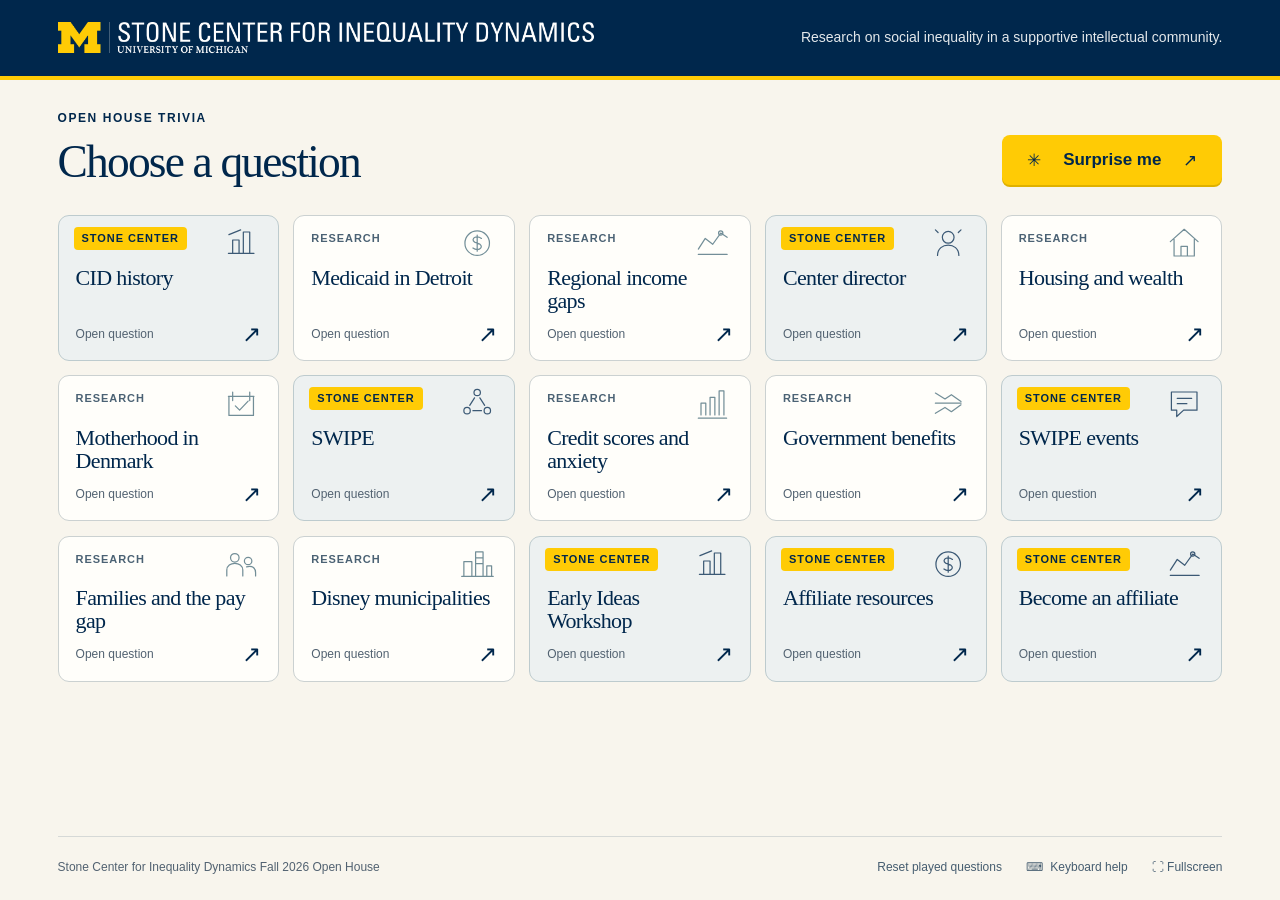
<file: index.html>
<!doctype html>
<html lang="en">
<head>
  <meta charset="utf-8">
  <meta name="viewport" content="width=device-width, initial-scale=1">
  <meta name="theme-color" content="#00274C">
  <title>Open house trivia · Stone Center</title>
  <link rel="stylesheet" href="styles.css?v=20261013b">
  <script src="questions.js?v=20261013b" defer></script>
  <script src="app.js?v=20261013b" defer></script>
</head>
<body>
  <header class="masthead">
    <img class="brand-logo" src="assets/stone-center-logo.png" width="1840" height="108" alt="Stone Center for Inequality Dynamics, University of Michigan">
    <div class="event-label">Research on social inequality in a supportive intellectual community.</div>
  </header>

  <main id="board" tabindex="-1" aria-labelledby="board-title">
    <section class="board-intro">
      <div>
        <p class="eyebrow">Open house trivia</p>
        <h1 id="board-title">Choose a question</h1>
      </div>
      <div class="board-action">
        <button id="surprise" class="button primary"><span aria-hidden="true">✳</span> Surprise me <span aria-hidden="true">↗</span></button>
      </div>
    </section>
    <div class="tile-grid" id="tiles" aria-label="Choose a question"></div>
  </main>

  <main id="question-screen" class="question-screen" tabindex="-1" aria-labelledby="question-title" hidden>
    <div class="question-meta"><span id="question-category" class="eyebrow"></span><span class="question-topic" id="question-topic"></span></div>
    <div class="question-layout">
      <section class="question-story">
        <h1 id="question-title"></h1>
        <div id="vote-prompt" class="vote-prompt">
          <div class="finger-count" aria-hidden="true"><span>1</span><span>2</span><span>3</span><span>4</span></div>
          <p>Vote with 1, 2, 3, or 4 fingers, or tell the host.</p>
        </div>
        <section id="answer" class="answer" aria-labelledby="answer-title" hidden>
          <p class="eyebrow">Answer</p>
          <h2 id="answer-title" tabindex="-1"></h2>
          <p id="explanation" class="explanation"></p>
          <div class="source-details"><p id="researchers"></p><p><span id="source-label"></span> <a id="source-link" target="_blank" rel="noopener noreferrer">Source <span aria-hidden="true">↗</span></a></p></div>
        </section>
      </section>
      <ol id="options" class="options" role="list" aria-label="Answer options"></ol>
    </div>
    <div class="question-actions">
      <button id="back" class="button secondary"><span aria-hidden="true">←</span> Back to board</button>
      <button id="reveal" class="button primary">Reveal answer <span aria-hidden="true">↗</span></button>
      <button id="next" class="button primary" hidden>Next random question <span aria-hidden="true">→</span></button>
    </div>
  </main>

  <footer class="utility-bar">
    <span class="footer-message">Stone Center for Inequality Dynamics Fall 2026 Open House</span>
    <div class="utility-controls">
      <span id="storage-notice" hidden>Played status lasts for this session.</span>
      <button id="reset" class="utility-button">Reset played questions</button>
      <button id="help" class="utility-button"><span class="key-icon" aria-hidden="true">⌨</span> Keyboard help</button>
      <button id="fullscreen" class="utility-button" aria-pressed="false" hidden><span aria-hidden="true">⛶</span> <span id="fullscreen-label">Fullscreen</span></button>
    </div>
  </footer>

  <dialog id="help-dialog" aria-labelledby="help-title">
    <div class="dialog-heading"><h2 id="help-title">Keyboard shortcuts</h2><button id="close-help" class="close-button" aria-label="Close keyboard help">×</button></div>
    <dl class="shortcuts"><div><dt><kbd>Space</kbd> / <kbd>Enter</kbd></dt><dd>Reveal the answer when the question screen has focus</dd></div><div><dt><kbd>Esc</kbd></dt><dd>Back to the board</dd></div><div><dt><kbd>N</kbd></dt><dd>Open a random unplayed question</dd></div><div><dt><kbd>Tab</kbd></dt><dd>Move between controls; Enter or Space activates buttons</dd></div></dl>
    <button id="done-help" class="button primary">Close</button>
  </dialog>
  <div id="status" class="visually-hidden" role="status" aria-live="polite"></div>
</body>
</html>
</file>
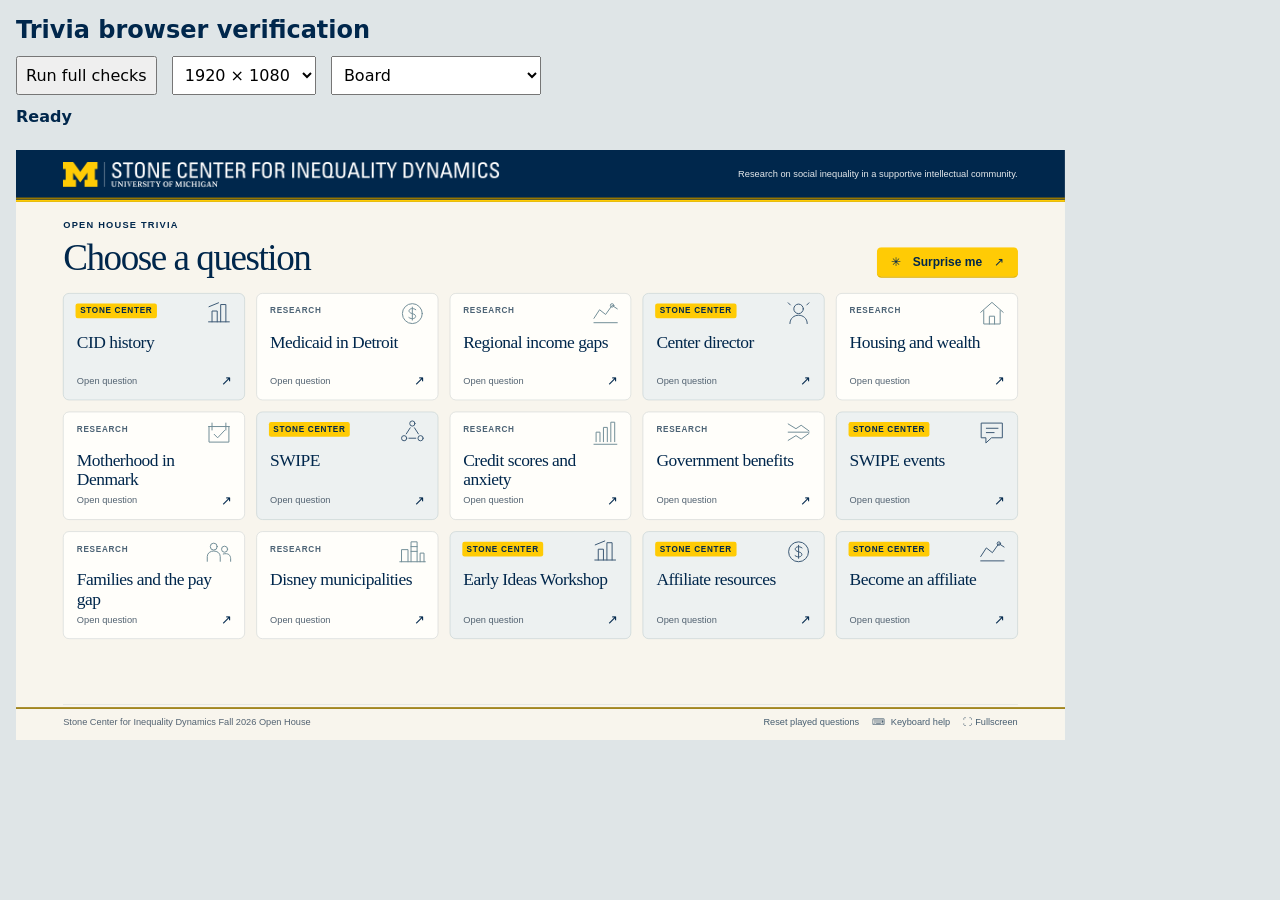
<file: tests/browser-check.html>
<!doctype html>
<meta charset="utf-8">
<title>Trivia browser verification</title>
<style>
body{margin:16px;background:#dfe5e7;font:16px system-ui;color:#00274c}button,select{font:inherit;padding:8px;margin-right:10px}#result{white-space:pre-wrap;font:14px monospace;max-height:170px;overflow:auto;margin:12px 0}iframe{border:0;display:block;background:#f8f5ed;transform-origin:top left}#stage{overflow:hidden}#summary{font-weight:700;margin:12px 0}
</style>
<h1 style="font-size:24px;margin:0 0 12px">Trivia browser verification</h1>
<button id="run">Run full checks</button>
<select id="size" aria-label="Viewport"><option value="1920,1080">1920 × 1080</option><option value="1366,768">1366 × 768</option><option value="375,812">375 × 812</option><option value="320,740">320 × 740</option></select>
<select id="view" aria-label="Screen"><option value="board">Board</option><option value="q7">SWIPE question</option><option value="q8">Credit-score question</option><option value="a8">Credit-score reveal</option><option value="a11">Families reveal</option><option value="a12">Disney reveal</option></select>
<div id="summary">Ready</div><div id="result"></div>
<div id="stage"><iframe id="game" title="Trivia preview" src="../index.html"></iframe></div>
<script>
const frame=document.getElementById('game'), summary=document.getElementById('summary'), result=document.getElementById('result');
let assertions=0, failures=[],running=false;
const wait=()=>new Promise(resolve=>requestAnimationFrame(()=>requestAnimationFrame(resolve)));
const doc=()=>frame.contentDocument, win=()=>frame.contentWindow, el=id=>doc().getElementById(id), click=id=>el(id).click();
function check(test,label){assertions++;if(!test){failures.push(label);result.textContent+='FAIL '+label+'\n';}}
function resize(width,height){frame.style.width=width+'px';frame.style.height=height+'px';const scale=Math.min(1,(innerWidth-40)/width,(innerHeight-310)/height);frame.style.transform=`scale(${scale})`;document.getElementById('stage').style.height=height*scale+'px';}
function open(id){doc().querySelector(`[data-id="${id}"]`).click();}
function key(key,target=doc().activeElement){const EventCtor=win().KeyboardEvent;target.dispatchEvent(new EventCtor('keydown',{key,bubbles:true,cancelable:true}));}
function played(){return [...doc().querySelectorAll('.tile.played')].map(t=>+t.dataset.id);}
async function reload(){await new Promise(resolve=>{frame.addEventListener('load',resolve,{once:true});win().location.reload();});await wait();}
function show(){const [w,h]=document.getElementById('size').value.split(',').map(Number);resize(w,h);click('back');const v=document.getElementById('view').value;if(v!=='board'){open(+v.slice(1));if(v[0]==='a')click('reveal');}}
document.getElementById('size').onchange=show;document.getElementById('view').onchange=show;
document.getElementById('run').onclick=async()=>{
 if(running)return;running=true;assertions=0;failures=[];result.textContent='';summary.textContent='Checking…';
 try {
 resize(1366,768);click('reset');
 const qs=win().CID_QUESTIONS;
 check(qs.length===15,'15 questions');check(doc().querySelectorAll('.center-tile').length===7,'seven Stone Center badges');
 check(qs.map(q=>'ABCD'[q.correct]).join(',')==='C,A,C,B,D,D,B,B,C,B,B,A,B,D,C','all correct mappings');
 for(const q of qs){
  open(q.id);check(el('answer').hidden,'answer hidden on open '+q.id);check(!el('answer').textContent.includes(q.explanation),'old explanation cleared '+q.id);check(doc().activeElement===el('question-screen'),'screen focus '+q.id);check(el('question-title').textContent===q.question,'question wording '+q.id);check([...doc().querySelectorAll('.option-text')].every((e,i)=>e.textContent===q.options[i]),'options '+q.id);check(!played().includes(q.id),'open does not mark played '+q.id);
  click('reveal');check(!el('answer').hidden,'reveal visible '+q.id);check(el('explanation').textContent===q.explanation,'explanation '+q.id);check(el('source-label').textContent===q.source,'source '+q.id);check(el('source-link').href===q.url,'source URL '+q.id);check(el('researchers').textContent===q.researchers,'researchers '+q.id);check(doc().querySelector('.option.correct .option-text').textContent===q.options[q.correct],'correct option '+q.id);check(el('answer-title').textContent===`Correct answer: ${'ABCD'[q.correct]}. ${q.options[q.correct]}`,'answer label '+q.id);check(played().includes(q.id),'reveal marks played '+q.id);
  click('back');check(doc().activeElement.dataset.id===String(q.id),'return focus '+q.id);open(q.id);check(el('answer').hidden&&doc().querySelectorAll('.correct').length===0,'replay hides answer '+q.id);click('back');
 }
 await reload();check(played().length===qs.length,'played status persists after refresh');
 win().localStorage.setItem('trivia-qa-unrelated','keep');click('reset');check(played().length===0&&!el('board').hidden,'reset returns clean board');check(win().localStorage.getItem('trivia-qa-unrelated')==='keep','reset preserves unrelated storage');win().localStorage.removeItem('trivia-qa-unrelated');await reload();check(played().length===0,'reset persists');
 for(const random of [0,.5,.999999]){
  click('reset');const original=win().Math.random;win().Math.random=()=>random;const seen=new Set();
  for(let i=0;i<qs.length;i++){click('surprise');const title=el('question-title').textContent;check(!seen.has(title),'random does not repeat '+random+' '+i);seen.add(title);click('reveal');click('back');}
  click('surprise');check(!el('question-screen').hidden,'random works after all played '+random);win().Math.random=original;
 }
 click('reset');open(1);key(' ');check(!el('answer').hidden,'Space reveals focused question');key('Escape');check(!el('board').hidden,'Escape returns board');open(2);key('Enter');check(!el('answer').hidden,'Enter reveals focused question');key('n');check(el('answer').hidden&&el('question-title').textContent!==qs[1].question,'N opens unplayed question');
 click('back');open(3);el('back').focus();key('Enter');check(el('answer').hidden,'Enter on button does not reveal');click('help');const oldTitle=el('question-title').textContent;key('n');check(el('help-dialog').open&&el('question-title').textContent===oldTitle,'dialog isolates shortcuts');click('done-help');await wait();check(doc().activeElement===el('help'),'help restores focus');
 for(const [width,height] of [[1920,1080],[1366,768],[375,812],[320,740]]){
  resize(width,height);click('reset');await wait();
  check(doc().documentElement.scrollWidth<=width,'board no horizontal overflow '+width);
  if(width>1000)check(doc().documentElement.scrollHeight<=height,'board fits projector '+width+' (actual '+doc().documentElement.scrollHeight+')');
  for(const q of qs){open(q.id);for(const reveal of [false,true]){if(reveal)click('reveal');await wait();check(doc().documentElement.scrollWidth<=width,'no horizontal overflow '+width+' q'+q.id+' reveal '+reveal);if(width>1000)check(doc().documentElement.scrollHeight<=height,'fits projector '+width+' q'+q.id+' reveal '+reveal+' (actual '+doc().documentElement.scrollHeight+')');}click('back');}
 }
 click('reset');resize(1920,1080);document.getElementById('size').value='1920,1080';document.getElementById('view').value='board';await wait();
 const resources=win().performance.getEntriesByType('resource');check(resources.every(r=>new URL(r.name).origin===win().location.origin),'no external resources requested');
 summary.textContent=`${assertions} checks · ${failures.length} failures`;if(!failures.length)result.textContent='PASS: content, hidden/replayed answers, keyboard, focus, persistence, reset, random exhaustion, projector and mobile geometry, local-only resources.';
 }catch(e){summary.textContent='Test error';result.textContent+=String(e)+'\n'+e.stack;}finally{running=false;}
};
frame.addEventListener('load',()=>{if(!running){const params=new URLSearchParams(location.search);if(params.has('size'))document.getElementById('size').value=params.get('size');if(params.has('view'))document.getElementById('view').value=params.get('view');show();}});
</script>
</file>
<file: styles.css>
:root {
  --navy: #00274c;
  --maize: #ffcb05;
  --paper: #f8f5ed;
  --ink: #00274c;
  --muted: #526271;
  --line: #d6d9d7;
  --green: #28594c;
  font-family: -apple-system, BlinkMacSystemFont, "Segoe UI", Arial, sans-serif;
  color: var(--ink);
  background: var(--paper);
  font-synthesis: none;
}
* { box-sizing: border-box; }
[hidden] { display: none !important; }
body { margin: 0; min-height: 100vh; display: flex; flex-direction: column; }
button, a { -webkit-tap-highlight-color: transparent; }
button { font: inherit; cursor: pointer; color: inherit; }
button:focus-visible, a:focus-visible, [tabindex]:focus-visible { outline: 3px solid #957500; outline-offset: 5px; }
main:focus, #answer-title:focus { outline: none; }
button { touch-action: manipulation; }
.masthead { background: var(--navy); color: var(--paper); padding: 22px 4.5vw; display: flex; align-items: center; justify-content: space-between; gap: 28px; border-bottom: 4px solid var(--maize); }
.brand-logo { display: block; width: clamp(420px, 42vw, 800px); height: auto; flex-shrink: 0; }
.event-label { max-width: 32em; font-size: clamp(14px, .9vw, 17px); line-height: 1.35; color: #e3e8eb; text-align: right; }
main { width: 100%; max-width: 1920px; margin: 0 auto; flex: 1; padding: 30px 4.5vw 20px; }
.board-intro { display: flex; align-items: flex-end; justify-content: space-between; gap: 25px; margin-bottom: 28px; }
.eyebrow { font-size: clamp(12px, .9vw, 17px); font-weight: 700; letter-spacing: .13em; text-transform: uppercase; margin: 0 0 12px; line-height: 1.4; }
h1 { font-family: Georgia, "Times New Roman", serif; font-weight: 400; letter-spacing: -.04em; line-height: 1.08; margin: 0; }
#board-title { font-size: clamp(40px, 3.55vw, 68px); }
.board-action { text-align: right; padding-bottom: 2px; flex-shrink: 0; }
.button { min-height: 50px; display: inline-flex; justify-content: center; align-items: center; gap: 22px; border-radius: 8px; padding: 13px 24px; font-size: clamp(17px, 1.15vw, 22px); font-weight: 650; border: 1px solid transparent; transition: background .16s ease, transform .16s ease; }
.primary { background: var(--maize); color: var(--navy); box-shadow: 0 2px 0 #dfb100; }
.primary:hover { background: #ffda4c; }
.secondary { border-color: #bcc5c8; background: transparent; }
.secondary:hover { background: #eeeae0; }
.tile-grid { display: grid; grid-template-columns: repeat(5, minmax(0, 1fr)); gap: clamp(12px, 1.1vw, 21px); }
.tile { position: relative; min-height: clamp(138px, 10.2vw, 196px); display: flex; flex-direction: column; align-items: flex-start; text-align: left; border: 1px solid #cbd1d1; border-radius: 11px; padding: clamp(17px, 1.25vw, 24px); background: #fffefa; transition: border-color .18s, transform .18s, box-shadow .18s; overflow: hidden; }
.tile:hover { transform: translateY(-3px); border-color: #607b8c; box-shadow: 0 6px 14px #00274c0b; }
.center-tile { background: #edf1f1; border-color: #bdcbce; }
.tile-badge { display: inline-block; font-size: clamp(11px, .78vw, 15px); font-weight: 700; letter-spacing: .085em; text-transform: uppercase; line-height: 1; color: #4b6274; margin-bottom: clamp(17px, 1.65vw, 32px); }
.center-tile .tile-badge { background: var(--maize); color: var(--navy); padding: 6px 8px; margin-top: -6px; margin-left: -2px; margin-bottom: calc(clamp(17px, 1.65vw, 32px) - 6px); border-radius: 4px; }
.tile-art { position: absolute; right: 18px; top: 8px; width: clamp(38px, 3vw, 57px); height: clamp(38px, 3vw, 57px); color: #446977; opacity: .75; }
.center-tile .tile-art { color: #00274c; }
.tile-art svg { width: 100%; height: 100%; }
.tile-title { font-family: Georgia, "Times New Roman", serif; font-size: clamp(22px, 1.7vw, 32px); line-height: 1.08; letter-spacing: -.03em; margin-bottom: 12px; padding-right: 5px; }
.tile-bottom { margin-top: auto; width: 100%; display: flex; justify-content: space-between; align-items: center; gap: 8px; font-size: clamp(12px, .9vw, 17px); }
.tile-bottom > span:last-child { font-size: 23px; line-height: .8; }
.tile-state { color: var(--muted); }
.played .tile-state { color: var(--green); font-weight: 650; }
.utility-bar { display: flex; justify-content: space-between; align-items: center; gap: 16px; margin: 0 4.5vw; padding: 15px 0 18px; border-top: 1px solid var(--line); font-size: clamp(12px, .88vw, 17px); color: var(--muted); }
.utility-controls { display: flex; align-items: center; gap: 24px; }
.utility-button { padding: 5px 0; min-height: 30px; border: 0; background: transparent; font-size: inherit; color: #465d70; }
.utility-button:hover { color: var(--navy); text-decoration: underline; text-underline-offset: 4px; }
.key-icon { margin-right: 4px; }
#storage-notice { max-width: 170px; font-size: 12px; }
.question-screen { display: flex; flex-direction: column; padding-top: 28px; }
.question-meta { display: flex; align-items: center; gap: 18px; margin-bottom: 24px; }
.question-meta .eyebrow { margin: 0; }
.question-topic { border-left: 1px solid #b9c6cc; padding-left: 18px; font-size: clamp(16px, 1.1vw, 21px); }
.question-layout { display: grid; grid-template-columns: 1.06fr 1fr; align-items: start; gap: 5vw; flex: 1; }
#question-title { font-size: clamp(30px, 2.75vw, 53px); line-height: 1.15; letter-spacing: -.032em; }
.long-question #question-title { font-size: clamp(28px, 2.42vw, 46px); }
.question-story { min-width: 0; }
.options { list-style: none; padding: 0; margin: 0; display: grid; gap: clamp(12px, 1vw, 19px); }
.option { position: relative; display: flex; align-items: center; gap: 18px; border: 1px solid #c9d1d2; border-radius: 10px; background: #fffefa; padding: clamp(17px, 1.5vw, 29px); min-height: clamp(78px, 6.5vw, 125px); }
.option-letter { width: clamp(38px, 3.2vw, 61px); height: clamp(38px, 3.2vw, 61px); border-radius: 50%; background: #edf0f0; display: flex; align-items: center; justify-content: center; flex-shrink: 0; font-size: clamp(19px, 1.45vw, 28px); font-weight: 700; }
.option-text { font-size: clamp(21px, 1.6vw, 31px); line-height: 1.3; }
.option.correct { border: 2px solid var(--green); padding: calc(clamp(17px, 1.5vw, 29px) - 1px); background: #e8f0e9; }
.option.correct .option-letter { background: var(--green); color: white; }
.option.correct .option-text { padding-right: 16px; }
.correct-label { position: absolute; bottom: -9px; right: 14px; background: var(--green); color: white; padding: 3px 9px; border-radius: 4px; font-size: clamp(11px, .85vw, 16px); font-weight: 700; }
.vote-prompt { margin-top: 38px; border-top: 1px solid var(--line); padding-top: 24px; }
.finger-count { display: flex; gap: 8px; }
.finger-count span { display: flex; justify-content: center; align-items: center; width: 33px; height: 33px; border: 1px solid #b9c3c6; border-radius: 50%; font-size: 16px; font-weight: 600; }
.vote-prompt p { font-size: clamp(19px, 1.4vw, 27px); line-height: 1.4; margin: 16px 0 10px; max-width: 26em; }
.answer { margin-top: 25px; border-top: 3px solid var(--maize); padding-top: 18px; }
.answer .eyebrow { color: var(--green); font-size: clamp(11px, .8vw, 15px); margin-bottom: 9px; }
#answer-title { font-size: clamp(20px, 1.5vw, 29px); line-height: 1.28; margin: 0; font-weight: 700; letter-spacing: -.02em; }
.explanation { font-size: clamp(18px, 1.27vw, 24px); line-height: 1.44; margin: 12px 0; }
.source-details { font-size: clamp(12px, .85vw, 16px); line-height: 1.42; color: #485d6b; }
.source-details p { margin: 4px 0; }
#researchers { font-weight: 650; color: var(--navy); }
.source-details a { color: var(--navy); font-weight: 600; text-underline-offset: 3px; white-space: nowrap; margin-left: 6px; }
.question-actions { display: flex; justify-content: space-between; gap: 16px; margin-top: 27px; margin-bottom: 6px; padding-top: 18px; border-top: 1px solid var(--line); }
dialog { border: 1px solid #bec8cc; border-radius: 14px; background: var(--paper); padding: 28px; color: var(--navy); width: min(570px, calc(100vw - 32px)); box-shadow: 0 20px 80px #00192c30; }
dialog::backdrop { background: #001b34a6; }
.dialog-heading { display: flex; align-items: center; justify-content: space-between; gap: 20px; }
.dialog-heading h2 { font-family: Georgia, serif; font-weight: 400; font-size: 30px; margin: 0; }
.close-button { border: 0; background: transparent; font-size: 32px; padding: 0 8px; }
.shortcuts { margin: 25px 0; }
.shortcuts > div { display: grid; grid-template-columns: 155px 1fr; gap: 18px; padding: 13px 0; border-bottom: 1px solid var(--line); }
.shortcuts dd { margin: 0; line-height: 1.4; }
kbd { font-family: inherit; font-size: 14px; display: inline-block; padding: 4px 6px; border: 1px solid #bdc5c7; border-radius: 4px; background: #fffefa; box-shadow: 0 2px 0 #d4d8d7; }
dialog > .button { width: 100%; margin-top: 8px; }
.visually-hidden { position: absolute; width: 1px; height: 1px; padding: 0; margin: -1px; overflow: hidden; clip: rect(0,0,0,0); white-space: nowrap; border: 0; }
.fullscreen-notice { position: fixed; right: 4.5vw; bottom: 64px; max-width: calc(100vw - 32px); background: var(--navy); color: white; border: 1px solid #597286; border-radius: 8px; padding: 12px 18px; font-size: 15px; box-shadow: 0 3px 18px #00274c25; }
@media (min-width: 1100px) and (max-height: 820px) {
  .masthead { padding-top: 16px; padding-bottom: 16px; }
  main { padding-top: 20px; padding-bottom: 12px; }
  .board-intro { margin-bottom: 18px; }
  .tile { min-height: 130px; padding-top: 16px; padding-bottom: 14px; }
  .tile-badge { margin-bottom: 18px; }
  .center-tile .tile-badge { margin-bottom: 12px; }
  .tile-title { margin-bottom: 10px; font-size: 24px; }
  .tile-art { width: 36px; height: 36px; }
  .question-meta { margin-bottom: 20px; }
  #question-title { font-size: 34px; }
  .long-question #question-title { font-size: 31px; }
  .option { padding: 18px; min-height: 82px; }
  .option.correct { padding: 17px; }
  .option-text { font-size: 23px; }
  .answer { margin-top: 20px; padding-top: 14px; }
  #answer-title { font-size: 21px; }
  .explanation { font-size: 19px; margin-top: 10px; margin-bottom: 10px; }
  .question-actions { margin-top: 18px; padding-top: 14px; }
  .utility-bar { padding-top: 10px; padding-bottom: 13px; }
}
@media (max-width: 1099px) {
  .masthead { padding: 20px 5vw; }
  .masthead { flex-direction: column; align-items: flex-start; gap: 14px; }
  .brand-logo { width: min(100%, 750px); }
  .event-label { max-width: 40em; text-align: left; }
  main { padding: 30px 5vw 24px; }
  .board-intro { align-items: flex-start; flex-direction: column; gap: 22px; }
  .board-action { display: flex; align-items: center; gap: 20px; text-align: left; width: 100%; }
  .tile-grid { grid-template-columns: repeat(3, minmax(0, 1fr)); gap: 15px; }
  .tile { min-height: 170px; padding: 20px; }
  .tile-title { font-size: 26px; }
  .tile-badge { margin-bottom: 33px; }
  .center-tile .tile-badge { margin-bottom: 27px; }
  .question-layout { gap: 30px; }
  #question-title, .long-question #question-title { font-size: 32px; }
  .option-text { font-size: 21px; }
  .explanation { font-size: 18px; }
  .utility-bar { margin: 0 5vw; }
  .utility-controls { gap: 18px; flex-wrap: wrap; justify-content: flex-end; }
  .utility-bar { flex-direction: column; align-items: flex-start; }
  .footer-message { display: block; line-height: 1.4; }
}
@media (max-width: 700px) {
  #board-title { font-size: clamp(40px, 7.5vw, 51px); max-width: 12em; }
  .board-action { flex-direction: column; align-items: flex-start; gap: 12px; }
  .board-action .button { width: 100%; justify-content: space-between; }
  .tile-grid { grid-template-columns: repeat(2, minmax(0, 1fr)); gap: 12px; }
  .tile { min-height: 180px; padding: 17px; }
  .tile-title { font-size: 24px; }
  .tile-art { width: 40px; height: 40px; right: 8px; top: 29px; opacity: .6; }
  .tile-badge { margin-bottom: 44px; }
  .center-tile .tile-badge { margin-bottom: 38px; }
  .utility-bar { padding-bottom: 20px; }
  .utility-controls { justify-content: flex-start; gap: 14px 20px; width: 100%; }
  .utility-button { font-size: 13px; }
  .question-meta { flex-wrap: wrap; gap: 8px; margin-bottom: 22px; }
  .question-topic { border: 0; padding-left: 0; width: 100%; font-size: 17px; }
  .question-layout { display: flex; flex-direction: column; gap: 24px; }
  .question-story { display: contents; }
  #question-title, .long-question #question-title { font-size: 30px; order: 0; }
  .options { width: 100%; order: 1; gap: 12px; }
  .option { padding: 17px; min-height: 80px; gap: 14px; }
  .option.correct { padding: 16px; }
  .option-text { font-size: 21px; }
  .vote-prompt { order: 2; margin-top: 0; padding-top: 20px; width: 100%; }
  .answer { order: 2; margin-top: 0; width: 100%; }
  #answer-title { font-size: 22px; }
  .explanation { font-size: 19px; }
  .source-details { font-size: 14px; }
  .question-actions { flex-wrap: wrap; gap: 12px; margin-top: 24px; }
  .question-actions .button { width: 100%; }
  .question-actions .primary { order: -1; }
  .shortcuts > div { grid-template-columns: 1fr; gap: 8px; }
}
@media (prefers-reduced-motion: reduce) {
  *, *::before, *::after { transition: none !important; animation: none !important; scroll-behavior: auto !important; }
  .tile:hover { transform: none; }
}
</file>
